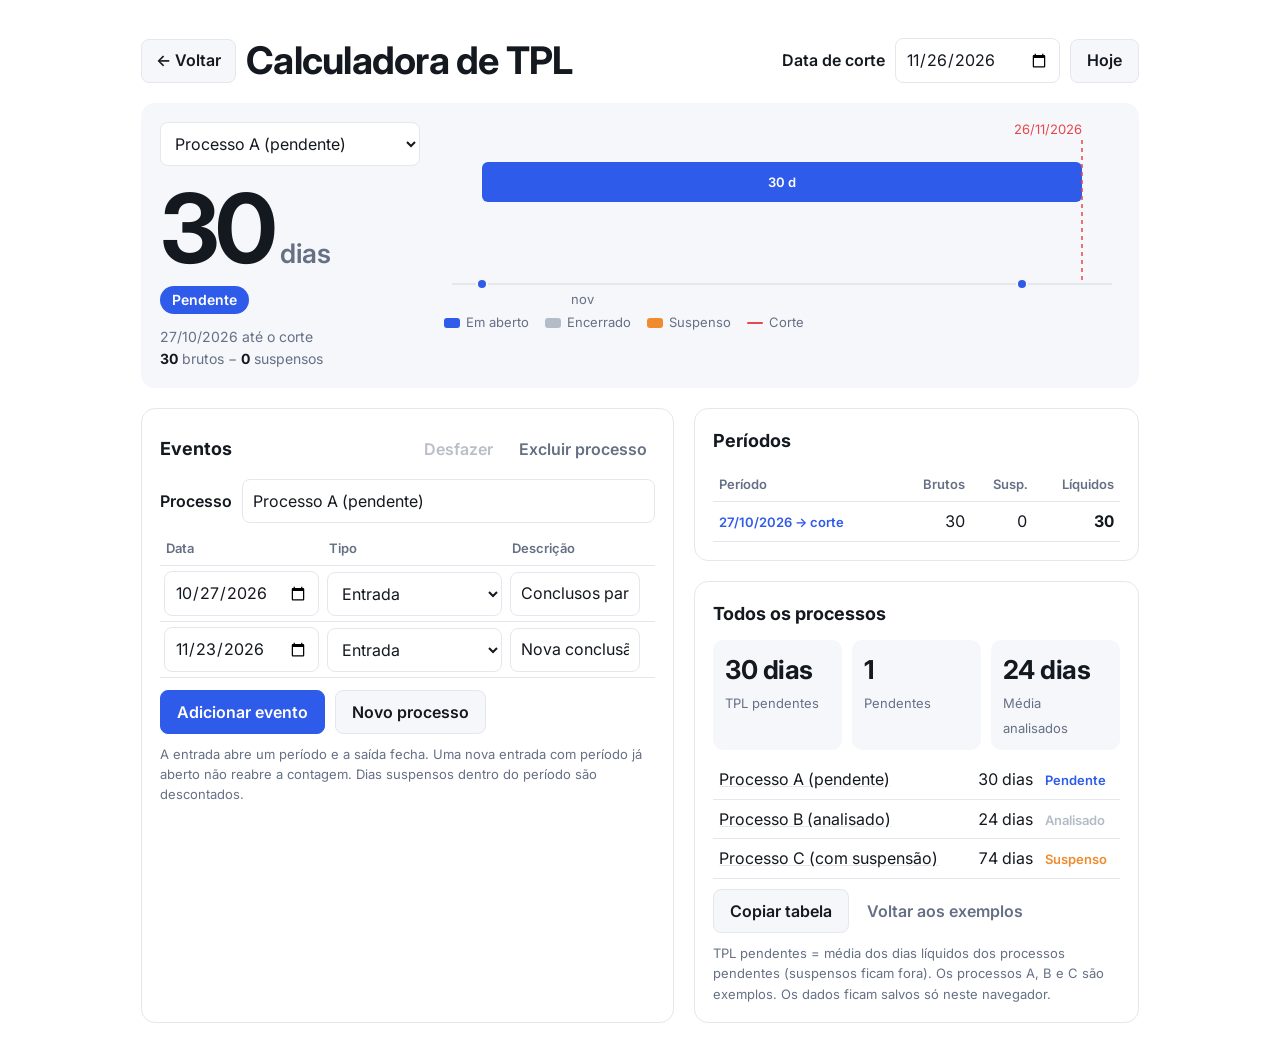
<file: Calculadora de TPL.html>
<!DOCTYPE html>
<html lang="pt-BR">
<head>
<meta charset="utf-8">
<meta name="viewport" content="width=device-width, initial-scale=1">
<title>Calculadora de TPL</title>
<link rel="preconnect" href="https://fonts.googleapis.com">
<link href="https://fonts.googleapis.com/css2?family=Inter:wght@400;500;600;700&display=swap" rel="stylesheet">
<style>

:root{color-scheme:light;--bg:#ffffff;--ink:#14181f;--mut:#667085;--line:#e4e7ec;--soft:#f5f7fb;--blue:#2f5bea;--org:#f08c2e;--grey:#b4bcc8;--red:#e5484d}
html{background:#ffffff}
*{box-sizing:border-box;min-width:0}
html,body{margin:0}
body{background:var(--bg);color:var(--ink);font:16px/1.55 Inter,system-ui,sans-serif;overflow-x:clip}
.wrap{max-width:1100px;margin:0 auto;padding:clamp(20px,3vw,40px) max(4vw,16px)}
h1{font-size:clamp(28px,3.6vw,38px);line-height:1.1;letter-spacing:-.02em;margin:0}
h2{font-size:18px;margin:0 0 12px}
.head{display:flex;flex-wrap:wrap;gap:12px 24px;align-items:center;justify-content:space-between;margin-bottom:20px}
.row{display:flex;gap:10px;flex-wrap:wrap;align-items:center}
label{font-weight:600}
input,select,button{font:inherit;font-size:16px;color:inherit}
input,select{background:var(--bg);color:var(--ink);border:1px solid var(--line);border-radius:8px;padding:8px 10px;min-height:44px}
button{min-height:44px;padding:0 16px;border-radius:8px;border:1px solid var(--line);background:var(--soft);cursor:pointer;font-weight:600}
button:hover{border-color:var(--blue)}
button:disabled{opacity:.45;cursor:default}
button.pri{background:var(--blue);border-color:var(--blue);color:#fff}
button.lnk{background:none;border:0;color:var(--mut);padding:0 8px}
:focus-visible{outline:3px solid var(--org);outline-offset:2px}
.card{border:1px solid var(--line);border-radius:14px;padding:18px;background:var(--bg)}
.hero{display:grid;grid-template-columns:minmax(0,260px) minmax(0,1fr);gap:24px;background:var(--soft);border-color:transparent}
.big{font-size:clamp(64px,9vw,96px);font-weight:700;letter-spacing:-.04em;line-height:1}
.big small{font-size:.28em;font-weight:600;letter-spacing:0;margin-left:6px;color:var(--mut)}
.st{display:inline-block;margin-top:10px;padding:3px 12px;border-radius:99px;font-weight:600;font-size:14px;color:#fff}
.conta{margin-top:12px;font-size:14px;color:var(--mut)}
.conta b{color:var(--ink)}
.fig{position:relative;height:190px}
.fig>svg{position:absolute;inset:0;width:100%;height:100%}
svg text{font:13px Inter,sans-serif;fill:var(--mut)}
.leg{display:flex;gap:16px;flex-wrap:wrap;font-size:13px;color:var(--mut)}
.leg i{display:inline-block;width:16px;height:10px;border-radius:3px;margin-right:6px;vertical-align:-1px}
.cols{display:grid;grid-template-columns:minmax(0,1.2fr) minmax(0,1fr);gap:20px;margin-top:20px}
.stackc{display:grid;gap:20px;align-content:start}
.scroll{overflow-x:auto}
table{border-collapse:collapse;width:100%}
th,td{text-align:left;padding:7px 6px;border-bottom:1px solid var(--line);vertical-align:middle}
th{font-size:13px;color:var(--mut);font-weight:600}
.n{text-align:right;font-variant-numeric:tabular-nums;white-space:nowrap}
.ev td{padding:5px 4px}
.ev input[type=date]{width:155px}
.ev select{width:175px}
.x{min-width:44px;padding:0;font-size:20px;background:none;border-color:transparent;color:var(--mut)}
.tag{white-space:nowrap;font-size:13px;font-weight:600}
.note{font-size:13px;color:var(--mut);margin:10px 0 0}
.kpis{display:grid;grid-template-columns:repeat(auto-fit,minmax(8em,1fr));gap:10px;margin-bottom:10px}
.kpi{background:var(--soft);border-radius:10px;padding:10px 12px}
.kpi b{display:block;font-size:26px;letter-spacing:-.02em}
.kpi span{font-size:13px;color:var(--mut)}
a.voltar{display:inline-flex;align-items:center;gap:6px;min-height:44px;padding:0 14px;border-radius:8px;border:1px solid var(--line);background:var(--soft);color:var(--ink);font-weight:600;text-decoration:none}
a.voltar:hover{border-color:var(--blue)}
a.go{color:inherit;text-decoration-color:var(--line)}
@media(max-width:820px){.hero,.cols{grid-template-columns:minmax(0,1fr)}}
@media(max-width:600px){table{font-size:13px}.ev input[type=date]{width:135px}.ev select{width:135px}.fig{height:170px}}
@media(prefers-reduced-motion:no-preference){.bar{transition:all .3s ease}}
</style>
</head>
<body>
<div class="wrap">
 <div class="head">
  <div class="row"><a href="index.html" class="voltar" aria-label="Voltar para a Central de Ferramentas">&larr; Voltar</a><h1>Calculadora de TPL</h1></div>
  <div class="row"><label for="corte">Data de corte</label><input type="date" id="corte"><button id="hoje">Hoje</button></div>
 </div>

 <div class="card hero">
  <div>
   <select id="sel" aria-label="Processo" style="width:100%;margin-bottom:14px"></select>
   <div class="big" id="rDias">0<small>dias</small></div>
   <span class="st" id="rSt">—</span>
   <div class="conta" id="rConta"></div>
  </div>
  <div>
   <div class="fig"><svg id="svg" aria-label="Linha do tempo"></svg></div>
   <div class="leg"><span><i style="background:var(--blue)"></i>Em aberto</span><span><i style="background:var(--grey)"></i>Encerrado</span><span><i style="background:var(--org)"></i>Suspenso</span><span><i style="background:var(--red);height:2px;vertical-align:3px"></i>Corte</span></div>
  </div>
 </div>

 <div class="cols">
  <div class="card">
   <div class="row" style="justify-content:space-between;margin-bottom:8px">
    <h2 style="margin:0">Eventos</h2>
    <div class="row"><button class="lnk" id="undo" disabled>Desfazer</button><button class="lnk" id="delP">Excluir processo</button></div>
   </div>
   <div class="row" style="margin-bottom:8px"><label for="nome">Processo</label><input id="nome" style="flex:1 1 220px" placeholder="Nome ou número"></div>
   <div class="scroll"><table class="ev"><thead><tr><th>Data</th><th>Tipo</th><th>Descrição</th><th></th></tr></thead><tbody id="evs"></tbody></table></div>
   <div class="row" style="margin-top:12px"><button class="pri" id="addE">Adicionar evento</button><button id="newP">Novo processo</button></div>
   <p class="note">A entrada abre um período e a saída fecha. Uma nova entrada com período já aberto não reabre a contagem. Dias suspensos dentro do período são descontados.</p>
  </div>

  <div class="stackc">
   <div class="card">
    <h2>Períodos</h2>
    <div class="scroll"><table><thead><tr><th>Período</th><th class="n">Brutos</th><th class="n">Susp.</th><th class="n">Líquidos</th></tr></thead><tbody id="pers"></tbody></table></div>
   </div>
   <div class="card">
    <h2>Todos os processos</h2>
    <div class="kpis">
     <div class="kpi"><b id="kTpl">0</b><span>TPL pendentes</span></div>
     <div class="kpi"><b id="kPen">0</b><span>Pendentes</span></div>
     <div class="kpi"><b id="kAna">0</b><span>Média analisados</span></div>
    </div>
    <div class="scroll"><table><tbody id="all"></tbody></table></div>
    <div class="row" style="margin-top:10px"><button id="copy">Copiar tabela</button><button class="lnk" id="reset">Voltar aos exemplos</button><span id="copied" class="note" style="margin:0"></span></div>
    <p class="note">TPL pendentes = média dos dias líquidos dos processos pendentes (suspensos ficam fora). Os processos A, B e C são exemplos. Os dados ficam salvos só neste navegador.</p>
   </div>
  </div>
 </div>
</div>

<script>
{
const $=id=>document.getElementById(id);
const esc=s=>String(s??'').replace(/[&<>"']/g,c=>({'&':'&amp;','<':'&lt;','>':'&gt;','"':'&quot;',"'":'&#39;'}[c]));
const TIPOS={ent:'Entrada',sai:'Saída',si:'Início da suspensão',sf:'Fim da suspensão'};
const hojeISO=()=>{const d=new Date();return new Date(d.getTime()-d.getTimezoneOffset()*6e4).toISOString().slice(0,10)};
const EX=()=>({corte:'2026-11-26',sel:0,procs:[
 {nome:'Processo A (pendente)',ev:[{d:'2026-10-27',t:'ent',s:'Conclusos para admissibilidade'},{d:'2026-11-23',t:'ent',s:'Nova conclusão (mesmo recurso)'}]},
 {nome:'Processo B (analisado)',ev:[{d:'2026-02-09',t:'ent',s:'Conclusos para admissibilidade'},{d:'2026-03-05',t:'sai',s:'Remetido ao STJ'}]},
 {nome:'Processo C (com suspensão)',ev:[{d:'2026-03-02',t:'ent',s:'Conclusos para admissibilidade'},{d:'2026-04-10',t:'si',s:'Sobrestamento por tema'},{d:'2026-08-17',t:'sf',s:'Levantamento do sobrestamento'},{d:'2026-09-21',t:'si',s:'Nova suspensão'}]}
]});
let S;try{S=JSON.parse(localStorage.getItem('tplcalc3'))}catch(e){S=null}
if(!S||!Array.isArray(S.procs)||!S.procs.length)S=EX();
const hist=[];
const save=()=>{try{localStorage.setItem('tplcalc3',JSON.stringify(S))}catch(e){}};
const snap=()=>{hist.push(JSON.stringify(S));if(hist.length>40)hist.shift();$('undo').disabled=false};
const day=s=>{const[y,m,d]=s.split('-').map(Number);return Date.UTC(y,m-1,d)/864e5};
const br=s=>s?s.slice(8,10)+'/'+s.slice(5,7)+'/'+s.slice(0,4):'';
const fmt=n=>n.toLocaleString('pt-BR');

function calc(p,corte){
 const C=day(corte);
 const ev=p.ev.map((e,i)=>({...e,i})).filter(e=>e.d&&TIPOS[e.t]&&day(e.d)<=C).sort((a,b)=>day(a.d)-day(b.d)||a.i-b.i);
 const per=[],sus=[];let o=null,s=null;
 for(const e of ev){
  if(e.t==='ent'&&!o)o={ini:e.d,fim:null};
  else if(e.t==='sai'&&o){o.fim=e.d;per.push(o);o=null}
  else if(e.t==='si'&&!s)s={ini:e.d,fim:null};
  else if(e.t==='sf'&&s){s.fim=e.d;sus.push(s);s=null}
 }
 if(o)per.push(o);if(s)sus.push(s);
 const iv=sus.map(x=>[day(x.ini),x.fim?day(x.fim):C,!x.fim]).sort((a,b)=>a[0]-b[0]);
 const un=[];for(const x of iv){const l=un[un.length-1];if(l&&x[0]<=l[1]){l[1]=Math.max(l[1],x[1]);l[2]=l[2]||x[2]}else un.push([...x])}
 for(const q of per){
  const a=day(q.ini),b=q.fim?day(q.fim):C;q.bru=b-a;
  q.sus=un.reduce((t,x)=>t+Math.max(0,Math.min(b,x[1])-Math.max(a,x[0])),0);
  q.liq=q.bru-q.sus;
  q.st=q.fim?'Analisado':(un.some(x=>x[2])?'Suspenso':'Pendente');
 }
 const r=per.find(q=>!q.fim)||per[per.length-1]||null;
 return{per,sus:un,r,ev};
}
const COR={'Pendente':'var(--blue)','Suspenso':'var(--org)','Analisado':'var(--grey)'};

function renderEv(){
 const p=S.procs[S.sel];$('nome').value=p.nome||'';
 $('evs').innerHTML=p.ev.map((e,i)=>`<tr><td><input type="date" id="d${i}" data-i="${i}" data-k="d" value="${esc(e.d)}" aria-label="Data"></td><td><select id="t${i}" data-i="${i}" data-k="t" aria-label="Tipo">${Object.entries(TIPOS).map(([k,v])=>`<option value="${k}"${k===e.t?' selected':''}>${v}</option>`).join('')}</select></td><td><input id="s${i}" data-i="${i}" data-k="s" value="${esc(e.s)}" aria-label="Descrição" style="width:100%;min-width:130px"></td><td><button class="x" data-del="${i}" aria-label="Remover">×</button></td></tr>`).join('')||'<tr><td colspan="4" class="note">Nenhum evento. Comece pela entrada.</td></tr>';
}
function render(){
 $('corte').value=S.corte;
 $('sel').innerHTML=S.procs.map((p,i)=>`<option value="${i}"${i===S.sel?' selected':''}>${esc(p.nome||'Sem nome')}</option>`).join('');
 const p=S.procs[S.sel],R=calc(p,S.corte),r=R.r;
 $('rDias').innerHTML=`${r?fmt(r.liq):0}<small>dias</small>`;
 $('rSt').textContent=r?r.st:'Sem entrada';$('rSt').style.background=r?COR[r.st]:'var(--grey)';
 $('rConta').innerHTML=r?`${br(r.ini)} até ${r.fim?br(r.fim):'o corte'}<br><b>${fmt(r.bru)}</b> brutos − <b>${fmt(r.sus)}</b> suspensos`:'Nenhuma entrada até a data de corte.';
 $('pers').innerHTML=R.per.map(q=>`<tr><td><span class="tag" style="color:${COR[q.st]}">${br(q.ini)} → ${q.fim?br(q.fim):'corte'}</span></td><td class="n">${fmt(q.bru)}</td><td class="n">${fmt(q.sus)}</td><td class="n"><b>${fmt(q.liq)}</b></td></tr>`).join('')||'<tr><td colspan="4" class="note">Sem períodos.</td></tr>';
 const all=S.procs.map(x=>({n:x.nome||'Sem nome',r:calc(x,S.corte).r}));
 const pen=all.filter(x=>x.r&&x.r.st==='Pendente'),ana=all.filter(x=>x.r&&x.r.st==='Analisado');
 const avg=a=>a.length?Math.round(a.reduce((t,x)=>t+x.r.liq,0)/a.length*10)/10:0;
 $('kTpl').textContent=fmt(avg(pen))+' dias';$('kPen').textContent=pen.length;$('kAna').textContent=fmt(avg(ana))+' dias';
 $('all').innerHTML=all.map((x,i)=>`<tr><td><a href="#" class="go" data-go="${i}">${esc(x.n)}</a></td><td class="n">${x.r?fmt(x.r.liq)+' dias':'—'}</td><td><span class="tag" style="color:${x.r?COR[x.r.st]:'var(--mut)'}">${x.r?x.r.st:'Sem entrada'}</span></td></tr>`).join('');
 draw();save();
}
const svg=$('svg');
function draw(){
 const p=S.procs[S.sel],R=calc(p,S.corte),W=svg.clientWidth,H=svg.clientHeight;if(!W)return;
 const C=day(S.corte),ds=R.ev.map(e=>day(e.d));let a=Math.min(C-30,...ds),b=C;const pad=(b-a)*.05;a-=pad;b+=pad;
 const L=8,Rr=8,x=d=>L+(d-a)/(b-a)*(W-L-Rr),y0=40,bh=40,ty=H-28;
 let h=`<line x1="${L}" x2="${W-Rr}" y1="${ty}" y2="${ty}" stroke="var(--line)" stroke-width="2"/>`;
 const NM=['jan','fev','mar','abr','mai','jun','jul','ago','set','out','nov','dez'],ms=[];
 let m=new Date(Date.UTC(new Date(a*864e5).getUTCFullYear(),new Date(a*864e5).getUTCMonth()+1,1));
 while(m.getTime()/864e5<=b){ms.push(m.getTime()/864e5);m=new Date(Date.UTC(m.getUTCFullYear(),m.getUTCMonth()+1,1))}
 const step=Math.max(1,Math.ceil(ms.length/(W<520?4:8)));
 ms.forEach((d,i)=>{if(i%step)return;const dt=new Date(d*864e5);h+=`<text x="${x(d)}" y="${ty+20}" text-anchor="middle">${NM[dt.getUTCMonth()]}${dt.getUTCMonth()===0?' '+String(dt.getUTCFullYear()).slice(2):''}</text>`});
 for(const s of R.sus){const x1=x(s[0]),x2=x(Math.min(s[1],C));h+=`<rect x="${x1}" y="${y0-6}" width="${Math.max(2,x2-x1)}" height="${bh+12}" rx="6" fill="var(--org)" opacity=".28"/>`}
 for(const q of R.per){const x1=x(day(q.ini)),x2=x(q.fim?day(q.fim):C),w=Math.max(3,x2-x1);
  h+=`<rect class="bar" x="${x1}" y="${y0}" width="${w}" height="${bh}" rx="6" fill="${q.fim?'var(--grey)':'var(--blue)'}"/>`;
  const lab=fmt(q.liq)+' d';h+=w>52?`<text x="${x1+w/2}" y="${y0+bh/2+5}" text-anchor="middle" style="fill:#fff;font-weight:600">${lab}</text>`:`<text x="${x2+5}" y="${y0+bh/2+5}" style="fill:var(--ink)">${lab}</text>`}
 for(const e of R.ev){const xx=x(day(e.d)),c=e.t==='ent'?'var(--blue)':e.t==='sai'?'var(--ink)':'var(--org)';h+=`<circle cx="${xx}" cy="${ty}" r="5" fill="${c}" stroke="var(--soft)" stroke-width="2"><title>${esc(br(e.d)+' · '+TIPOS[e.t]+(e.s?': '+e.s:''))}</title></circle>`}
 const xc=x(C);h+=`<line x1="${xc}" x2="${xc}" y1="18" y2="${ty}" stroke="var(--red)" stroke-width="1.5" stroke-dasharray="4 4"/><text x="${xc}" y="12" text-anchor="end" style="fill:var(--red)">${br(S.corte)}</text>`;
 svg.innerHTML=h;
}
const ro=new ResizeObserver(draw);ro.observe(svg);

$('evs').addEventListener('change',e=>{const t=e.target,i=t.dataset.i;if(i==null)return;snap();S.procs[S.sel].ev[i][t.dataset.k]=t.value;render()});
$('evs').addEventListener('click',e=>{const i=e.target.dataset.del;if(i==null)return;snap();S.procs[S.sel].ev.splice(i,1);renderEv();render()});
$('addE').onclick=()=>{snap();const ev=S.procs[S.sel].ev;const t=ev.length&&ev[ev.length-1].t==='ent'?'sai':'ent';ev.push({d:S.corte,t,s:''});renderEv();render();const n=$('d'+(ev.length-1));n&&n.focus()};
$('nome').addEventListener('change',e=>{snap();S.procs[S.sel].nome=e.target.value.trim();render()});
$('newP').onclick=()=>{snap();S.procs.push({nome:'',ev:[{d:S.corte,t:'ent',s:''}]});S.sel=S.procs.length-1;renderEv();render();$('nome').focus()};
$('delP').onclick=()=>{snap();S.procs.splice(S.sel,1);if(!S.procs.length)S.procs.push({nome:'',ev:[]});S.sel=Math.max(0,S.sel-1);renderEv();render()};
$('sel').onchange=e=>{S.sel=+e.target.value;renderEv();render()};
$('all').addEventListener('click',e=>{const g=e.target.dataset.go;if(g==null)return;e.preventDefault();S.sel=+g;renderEv();render();window.scrollTo({top:0,behavior:'smooth'})});
$('corte').onchange=e=>{if(!e.target.value)return;snap();S.corte=e.target.value;render()};
$('hoje').onclick=()=>{snap();S.corte=hojeISO();render()};
$('undo').onclick=()=>{const h=hist.pop();if(!h)return;S=JSON.parse(h);$('undo').disabled=!hist.length;renderEv();render()};
$('reset').onclick=()=>{snap();S=EX();renderEv();render()};
$('copy').onclick=async()=>{const rows=[['Processo','Início','Fim','Brutos','Suspensos','Líquidos','Situação']].concat(S.procs.map(p=>{const r=calc(p,S.corte).r;return[p.nome,r?br(r.ini):'',r&&r.fim?br(r.fim):'',r?r.bru:'',r?r.sus:'',r?r.liq:'',r?r.st:'Sem entrada']}));try{await navigator.clipboard.writeText(rows.map(r=>r.join('\t')).join('\n'));$('copied').textContent='Copiado. Cole no Excel.'}catch(e){$('copied').textContent='O navegador bloqueou a cópia.'}};

if(S.sel>=S.procs.length)S.sel=0;
renderEv();render();
}
</script>
</body>
</html>
</file>
